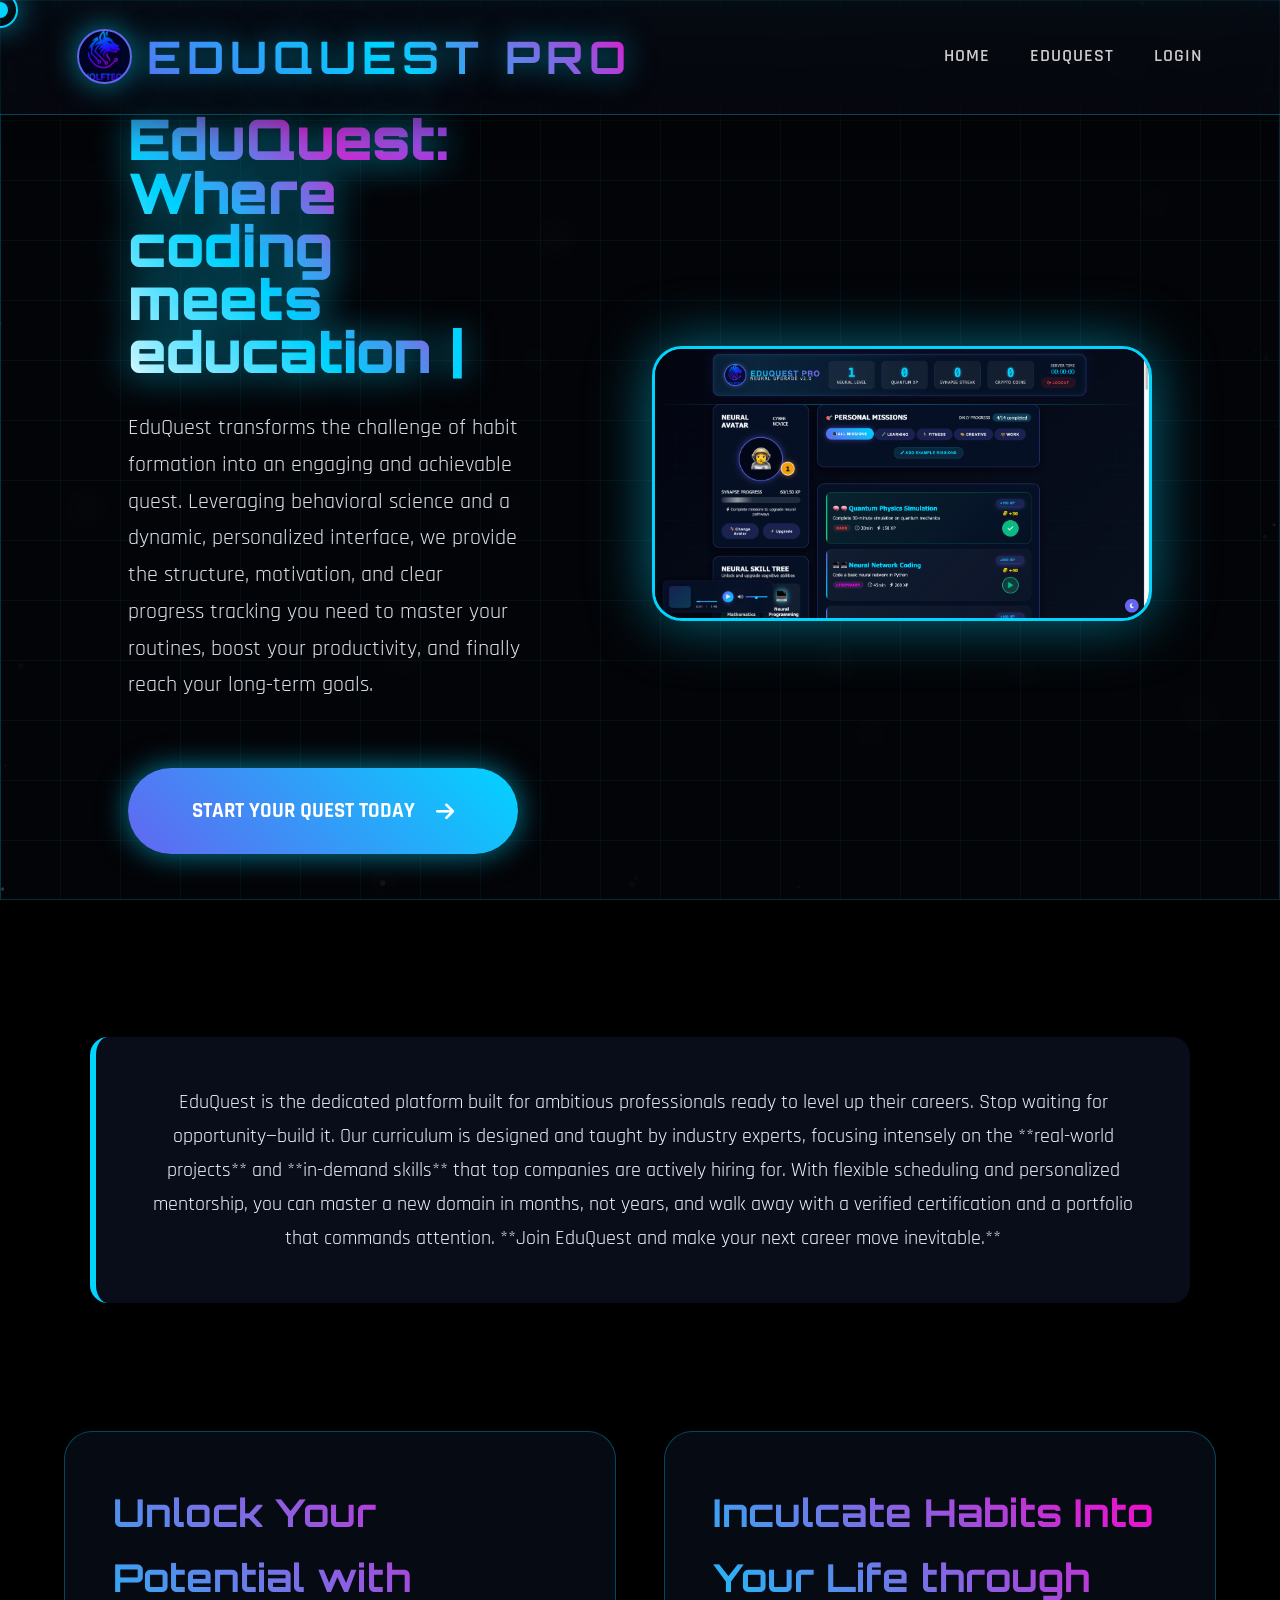
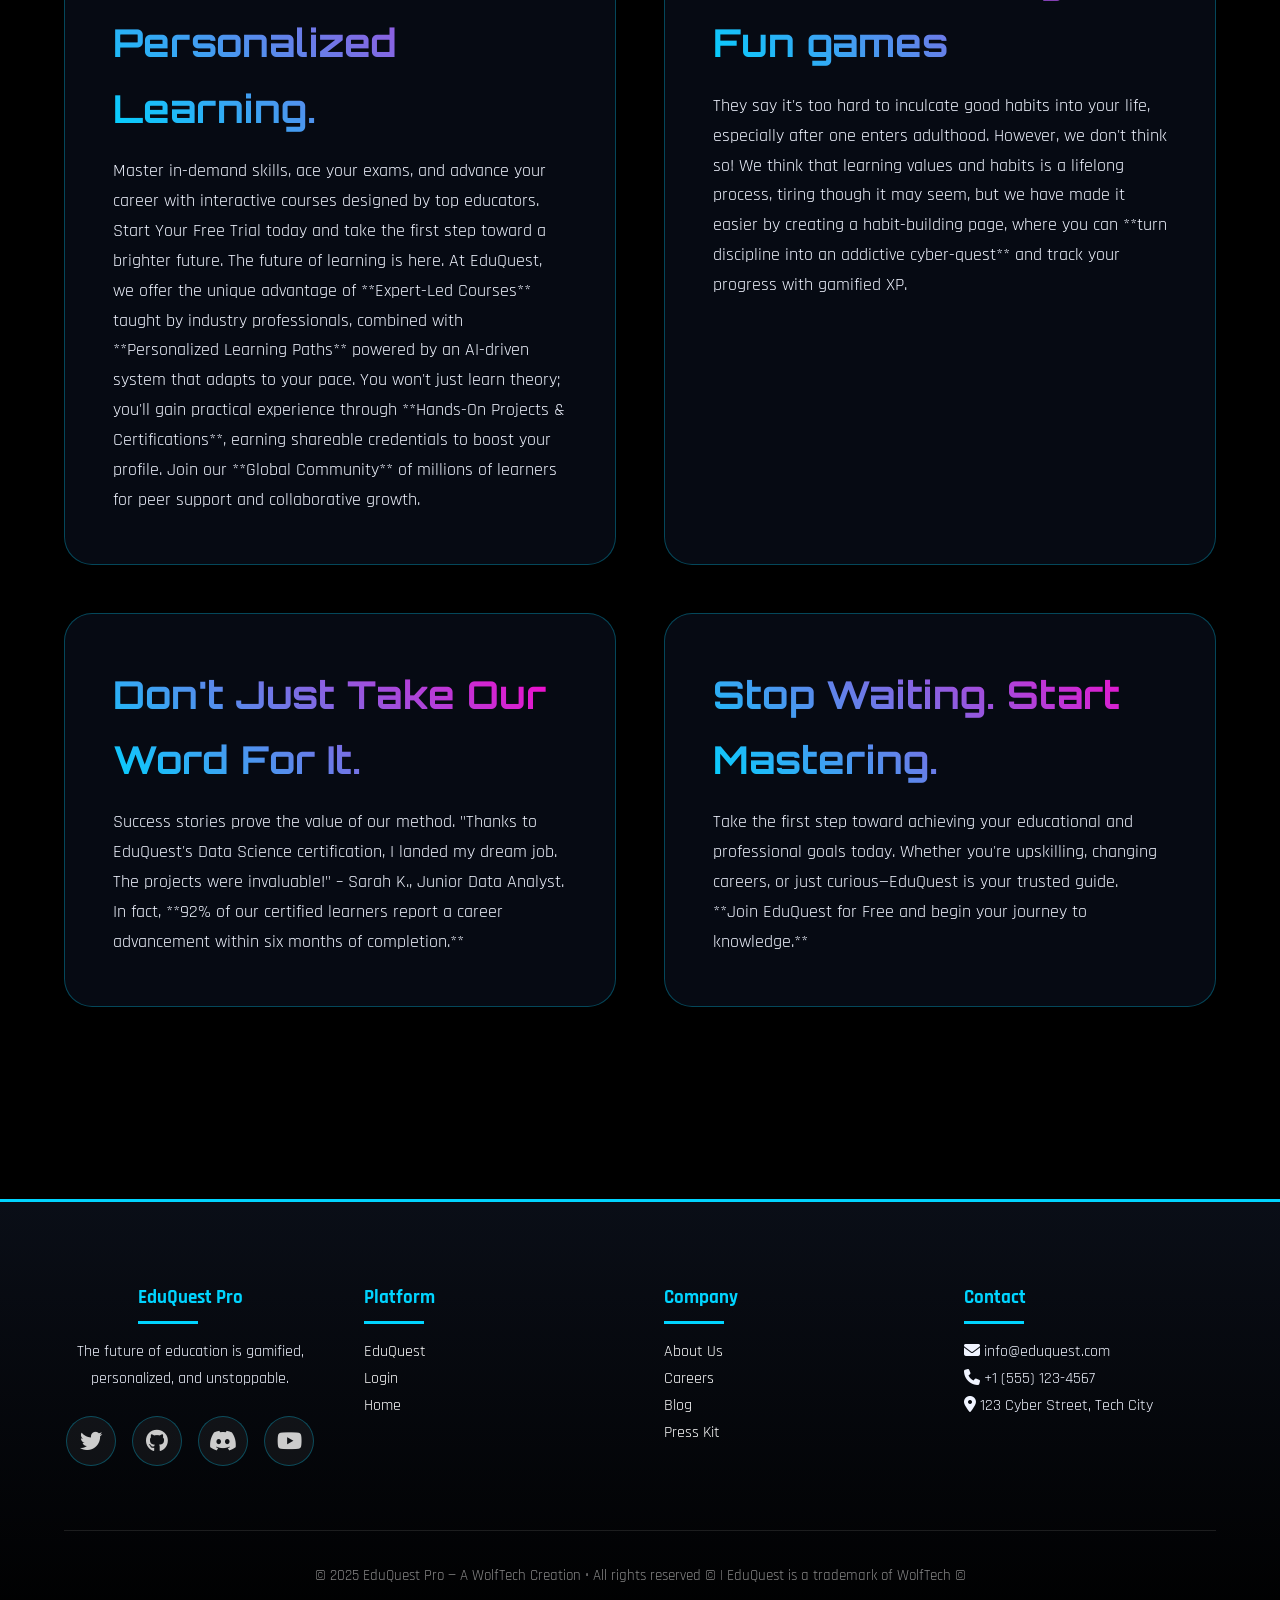
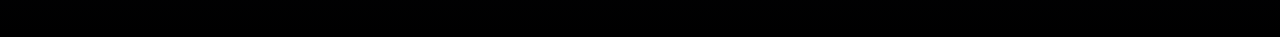
<file: EDUQUEST-2/homepage.html>
<!DOCTYPE html>
<html lang="en">
<head>
    <meta charset="UTF-8">
    <meta name="viewport" content="width=device-width, initial-scale=1.0">
    <meta name="description" content="EduQuest Pro — Where coding meets learning. Gamified education, habit building, and career mastery in a cyberpunk universe.">
    <title>EduQuest Pro — Cyber Edition</title>

    <link rel="stylesheet" href="https://cdnjs.cloudflare.com/ajax/libs/font-awesome/6.5.0/css/all.min.css">
    <link rel="stylesheet" href="https://cdnjs.cloudflare.com/ajax/libs/animate.css/4.1.1/animate.min.css">
    <link href="https://fonts.googleapis.com/css2?family=Orbitron:wght@400;700;900&family=Rajdhani:wght@600&display=swap" rel="stylesheet">


    <style>
        :root {
            --primary: #6366f1;
            --secondary: #8b5cf6;
            --accent: #f59e0b;
            --electric: #00d4ff;
            --glitch: #ff00c8; /* Added for RGB effect */
            --dark: #0a0e17;
            --light: #f8fafc;
            --border-color: rgba(0, 212, 255, 0.3);
            --glass: rgba(15, 23, 42, 0.45);
            --glow: 0 0 30px rgba(0, 212, 255, 0.6);
            --secondary-glow: 0 0 15px rgba(139, 92, 246, 0.6);
        }

        * { margin: 0; padding: 0; box-sizing: border-box; }
        body {
            font-family: 'Rajdhani', 'Orbitron', sans-serif;
            background: #000;
            color: #f0f4ff;
            min-height: 100vh;
            overflow-x: hidden;
            line-height: 1.7;
            cursor: none; /* Hide default cursor */
        }

        /* === NEW BACKGROUND ELEMENTS === */
        #stars-canvas { position: fixed; inset: 0; z-index: 1; pointer-events: none; }
        .glass-container {
            position: fixed; inset: 0; z-index: 2;
            background: rgba(10, 14, 26, 0.3);
            backdrop-filter: blur(16px);
            -webkit-backdrop-filter: blur(16px);
            border: 1px solid rgba(0, 212, 255, 0.2);
            pointer-events: none;
        }
        .cyber-grid {
            position: fixed; inset: 0; z-index: 3;
            background: 
                linear-gradient(90deg, rgba(0,212,255,0.06) 1px, transparent 1px),
                linear-gradient(rgba(0,212,255,0.06) 1px, transparent 1px);
            background-size: 60px 60px;
            animation: gridMove 40s linear infinite;
        }
        @keyframes gridMove { to { transform: translate(60px, 60px); } }
        .scan-line {
            position: fixed; top: -10px; left: 0; right: 0; height: 8px;
            background: linear-gradient(90deg, transparent, var(--electric), transparent);
            box-shadow: var(--glow);
            opacity: 1; z-index: -20; pointer-events: none;
            animation: scan 5s linear infinite;
        }
        @keyframes scan { to { top: 100vh; } }
        
        /* Cursor Styling (needs JS) */
        .cursor {
            position: fixed; width: 36px; height: 36px; pointer-events: none; z-index: 9999;
            border: 2px solid var(--electric); border-radius: 50%;
            background: radial-gradient(circle at 30% 30%, #00d4ff33, transparent 70%);
            box-shadow: var(--glow);
            transform: translate(-50%, -50%);
            transition: transform 0.08s;
        }
        .cursor::after {
            content: ""; position: absolute; inset: 8px; border-radius: 50%;
            background: var(--electric); animation: pulse_cursor 1.8s infinite;
        }
        @keyframes pulse_cursor { 0%,100% { transform: scale(0.8); opacity: 0.6; } 50% { transform: scale(1.4); opacity: 1; } }
        .glitter {
            position: fixed; pointer-events: none; z-index: 10;
            width: 4px; height: 4px; background: #fff;
            border-radius: 50%; opacity: 0;
            box-shadow: 0 0 10px #00d4ff;
        }
        /* Keyframe for glitter added in JS */


        /* Header */
        header {
            position: fixed; top: 0; left: 0; right: 0;
            padding: 1.8rem 6%; backdrop-filter: blur(20px);
            background: rgba(10, 14, 26, 0.4);
            border-bottom: 1px solid var(--border-color);
            z-index: 1000; display: flex; justify-content: space-between; align-items: center;
            box-shadow: 0 8px 32px rgba(0,0,0,0.4);
        }
        .logo {
            display: flex; align-items: center; gap: 15px;
        }
        .logo-icon {
            width: 55px; height: 55px;
            background: url('Logo.jpeg') center/contain no-repeat;
            border: 2px solid var(--primary);
            border-radius: 50%;
            box-shadow: var(--glow);
        }
        /* RGB Logo Text */
        .logo-text {
            font: bold 2.8rem 'Orbitron', sans-serif;
            letter-spacing: 6px;
            background: linear-gradient(45deg, var(--primary), var(--electric), var(--glitch));
            -webkit-background-clip: text; background-clip: text;
            color: transparent;
            text-shadow: 0 0 30px rgba(0,212,255,0.6);
        }
        nav { display: flex; gap: 2.5rem; }
        nav a {
            color: #ccc; text-decoration: none; font-weight: 600;
            text-transform: uppercase; font-size: 1.1rem; letter-spacing: 1px;
            position: relative; transition: all 0.3s;
        }
        nav a::after {
            content: ''; position: absolute; bottom: -10px; left: 0;
            width: 0; height: 3px; background: var(--electric);
            transition: width 0.4s; border-radius: 2px; box-shadow: var(--glow);
        }
        nav a:hover { color: var(--electric); text-shadow: var(--glow); }
        nav a:hover::after { width: 100%; }

        /* Burger Menu (Added from new snippet, but hidden for desktop view) */
        .bar-contain { display: none; }
        
        /* Hero */
        .hero {
            margin-top: 10px;
            padding: 8% 10%;
            display: flex; align-items: center; gap: 8rem;
            min-height: 90vh; position: relative; z-index: 5;
        }
        .text-holder { max-width: 55%; } /* Restrict text width */
        /* RGB H1 Text */
        .text-holder h1 {
            font-family: 'Orbitron', sans-serif;
            font-size: 3.5rem; font-weight: 900; line-height: 0.95;
            background: linear-gradient(45deg, #fff, var(--electric), var(--glitch), var(--primary));
            -webkit-background-clip: text; background-clip: text;
            color: transparent;
            text-shadow: 0 0 40px rgba(0,212,255,0.7);
            animation: hueShift 6s infinite;
            margin-bottom: 2rem; /* Adjusted margin */
        }
        @keyframes hueShift { to { filter: hue-rotate(360deg); } }
        .blink-cursor {
            color: var(--electric);
            animation: blink 0.9s step-end infinite;
            text-shadow: var(--glow);
        }
        @keyframes blink { 50% { opacity: 0; } }

        .hero p {
            font-size: 1.35rem; opacity: 0.92; margin: 1.5rem 0; /* Changed <br> into margins */
        }
        .cta-btn { /* Using the old class name "more" for the button */
            display: inline-flex; align-items: center; gap: 16px;
            padding: 1.6rem 4rem; margin-top: 2.5rem;
            background: linear-gradient(45deg, var(--primary), var(--electric));
            color: white; font-weight: bold; font-size: 1.3rem;
            text-transform: uppercase; border-radius: 60px;
            position: relative; overflow: hidden; text-decoration: none;
            box-shadow: var(--glow); transition: all 0.5s;
            backdrop-filter: blur(10px);
        }
        .cta-btn::before {
            content: ''; position: absolute; inset: 0;
            background: linear-gradient(90deg, transparent, rgba(255,255,255,0.4), transparent);
            transform: translateX(-150%); transition: 0.8s;
        }
        .cta-btn:hover::before { transform: translateX(150%); }
        .cta-btn:hover {
            transform: translateY(-12px) scale(1.12);
            box-shadow: 0 0 80px rgba(0,212,255,0.9);
        }

        .hero img {
            max-width: 500px; border-radius: 30px;
            border: 3px solid var(--electric);
            box-shadow: 0 0 60px rgba(0,212,255,0.5);
            transition: 1s;
        }
        .hero img:hover { transform: scale(1.05); box-shadow: 0 0 100px rgba(0,212,255,0.8); }

        /* Content Text (Used for first paragraph of new text) */
        .intro-text-section {
            max-width: 1100px; margin: 5rem auto; padding: 3rem;
            background: rgba(15,23,42,0.6); backdrop-filter: blur(16px);
            border-left: 6px solid var(--electric); border-radius: 18px;
            font-size: 1.25rem; text-align: center;
            position: relative; z-index: 5;
        }

        /* Feature Cards (Combined new text into the glass card style) */
        .features {
            max-width: 1600px; margin: 8rem auto; padding: 0 5%;
            display: grid; grid-template-columns: repeat(auto-fit, minmax(400px, 1fr)); /* Wider cards */
            gap: 3rem; z-index: 5; position: relative;
        }
        .card {
            background: var(--glass);
            backdrop-filter: blur(20px);
            -webkit-backdrop-filter: blur(20px);
            border: 1px solid var(--border-color);
            border-radius: 28px;
            padding: 3rem;
            transition: all 0.6s cubic-bezier(0.23, 1, 0.32, 1);
            box-shadow: 0 15px 40px rgba(0,0,0,0.4);
        }
        .card:hover {
            transform: translateY(-25px) rotateX(8deg);
            border-color: var(--electric);
            box-shadow: 0 40px 100px rgba(0,212,255,0.4);
            background: rgba(20, 30, 50, 0.6);
        }
        .card h1 { /* Changed from H2 to H1 to match new snippet */
            font-family: 'Orbitron', sans-serif;
            font-size: 2.4rem; margin-bottom: 1rem;
            background: linear-gradient(45deg, var(--electric), var(--glitch));
            -webkit-background-clip: text; background-clip: text;
            color: transparent;
        }
        .card p { font-size: 1.1rem; }

        /* Footer */
        footer {
            margin-top: 12rem; padding: 5rem 5% 3rem;
            background: linear-gradient(to top, #000, #0a0e17);
            border-top: 3px solid var(--electric);
            text-align: center; position: relative; z-index: 5;
        }
        .footer-grid {
            max-width: 1200px; margin: 0 auto;
            display: grid; grid-template-columns: repeat(auto-fit, minmax(250px, 1fr));
            gap: 3rem; text-align: left;
        }
        .footer-section h3 {
            color: var(--electric); margin-bottom: 1.5rem;
            position: relative; display: inline-block;
        }
        .footer-section h3::after {
            content: ''; position: absolute; bottom: -10px; left: 0;
            width: 60px; height: 3px; background: var(--electric);
        }

        .footer-section a{
            color: white;
            text-decoration: none;
        }
        .social-links {
            display: flex; gap: 1rem; margin-top: 1.5rem;
        }
        .social-links a {
            width: 50px; height: 50px; background: rgba(255,255,255,0.05);
            border: 1px solid var(--border-color); border-radius: 50%;
            display: flex; align-items: center; justify-content: center;
            color: #ccc; font-size: 1.4rem; transition: all 0.4s;
        }
        .social-links a:hover {
            background: rgba(0,212,255,0.2);
            color: var(--electric); transform: translateY(-6px);
            box-shadow: var(--glow);
        }
        .footer-bottom {
            text-align: center; margin-top: 4rem; padding-top: 2rem;
            border-top: 1px solid rgba(255,255,255,0.1);
            font-size: 0.95rem; color: #888;
        }

        @media (max-width: 1500px) {
            .hero{.text-holder{h1{font-size: 3.5rem;}}}
        }

        /* Responsive */
        @media (max-width: 992px) {
            .hero { flex-direction: column; text-align: center; padding: 8% 5%; top: 13vh;}
            .text-holder { max-width: 100%; }
            .text-holder h1 { font-size: 4.5rem; line-height: 1.1; }
            .hero img { max-width: 80%; }
            nav { display: none; } /* Hide desktop nav */
            .bar-contain { display: block; } /* Show mobile menu icon */
            .text-holder h1 { font-size: 3rem; }
            .logo-text { font-size: 2rem; }
            .features { grid-template-columns: 1fr; }
        }

        @media (max-width: 600px){
            .hero{top: 20vh;}
        }
    </style>
</head>
<body>

    <canvas id="stars-canvas"></canvas>

    <div class="glass-container"></div>
    <div class="cyber-grid"></div>
    <div class="scan-line"></div>
    <div class="cursor"></div>

    <header>
        <div class="logo">
            <div class="logo-icon"></div>
            <div class="logo-text">EDUQUEST PRO</div>
        </div>
        <nav>
            <a href="homepage.html">Home</a>
            <a href="http://127.0.0.1:8080/Edtech.html">EduQuest</a>
            <a href="http://127.0.0.1:8080/Edtech.html">Login</a>
        </nav>
        <button class="bar-contain" id="bars" onclick="openNav()">
            <div class="bar1"></div>
            <div class="bar2"></div>
            <div class="bar3"></div>
        </button>
    </header>

    <section class="hero">
        <div class="text-holder">
            <h1>EduQuest: Where coding meets education <span class="blink-cursor">|</span></h1>
            <p>
                EduQuest transforms the challenge of habit formation into an engaging and achievable quest. Leveraging behavioral science and a dynamic, personalized interface, we provide the structure, motivation, and clear progress tracking you need to master your routines, boost your productivity, and finally reach your long-term goals.
            </p>
            <a href="http://127.0.0.1:8080/Edtech.html" class="cta-btn">
                Start Your Quest Today&nbsp;<i class="fa fa-arrow-right"></i>
            </a>
        </div>
        <img src="image.png" alt="Futuristic student dashboard with holographic code">
    </section>

    <p class="intro-text-section">
        EduQuest is the dedicated platform built for ambitious professionals ready to level up their careers. Stop waiting for opportunity—build it. Our curriculum is designed and taught by industry experts, focusing intensely on the **real-world projects** and **in-demand skills** that top companies are actively hiring for. With flexible scheduling and personalized mentorship, you can master a new domain in months, not years, and walk away with a verified certification and a portfolio that commands attention. **Join EduQuest and make your next career move inevitable.**
    </p>

    <section class="features">
        <div class="card">
            <div class="text">
                <h1>Unlock Your Potential with Personalized Learning.</h1>
                <p>
                    Master in-demand skills, ace your exams, and advance your career with interactive courses designed by top educators. Start Your Free Trial today and take the first step toward a brighter future. The future of learning is here. At EduQuest, we offer the unique advantage of **Expert-Led Courses** taught by industry professionals, combined with **Personalized Learning Paths** powered by an AI-driven system that adapts to your pace. You won't just learn theory; you'll gain practical experience through **Hands-On Projects & Certifications**, earning shareable credentials to boost your profile. Join our **Global Community** of millions of learners for peer support and collaborative growth.
                </p>
            </div>
        </div>
        <div class="card">
            <div class="text">
                <h1>Inculcate Habits Into Your Life through Fun games</h1>
                <p>
                    They say it's too hard to inculcate good habits into your life, especially after one enters adulthood. However, we don't think so! We think that learning values and habits is a lifelong process, tiring though it may seem, but we have made it easier by creating a habit-building page, where you can **turn discipline into an addictive cyber-quest** and track your progress with gamified XP.
                </p>
            </div>
        </div>
        <div class="card">
            <div class="text">
                <h1>Don't Just Take Our Word For It.</h1>
                <p>
                    Success stories prove the value of our method. "Thanks to EduQuest's Data Science certification, I landed my dream job. The projects were invaluable!" – Sarah K., Junior Data Analyst. In fact, **92% of our certified learners report a career advancement within six months of completion.**
                </p>
            </div>
        </div>
        <div class="card">
            <div class="text">
                <h1>Stop Waiting. Start Mastering.</h1>
                <p>
                    Take the first step toward achieving your educational and professional goals today. Whether you're upskilling, changing careers, or just curious—EduQuest is your trusted guide. **Join EduQuest for Free and begin your journey to knowledge.**
                </p>
            </div>
        </div>
    </section>

    <footer>
        <div class="footer-grid">
            <div class="footer-section" style="text-align: center;">
                <h3>EduQuest Pro</h3>
                <p>The future of education is gamified, personalized, and unstoppable.</p>
                <div class="social-links" style="justify-content: center;">
                    <a href="#" aria-label="Twitter"><i class="fab fa-twitter"></i></a>
                    <a href="#" aria-label="GitHub"><i class="fab fa-github"></i></a>
                    <a href="#" aria-label="Discord"><i class="fab fa-discord"></i></a>
                    <a href="#" aria-label="YouTube"><i class="fab fa-youtube"></i></a>
                </div>
            </div>
            <div class="footer-section">
                <h3>Platform</h3><br>
                <a href="http://127.0.0.1:8080/Edtech.html">EduQuest</a><br>
                <a href="sign-in.html">Login</a><br>
                <a href="home.html">Home</a>
            </div>
            <div class="footer-section">
                <h3>Company</h3>
                <br>
                <a href="#">About Us</a>
                <br>
                <a href="#">Careers</a><br>

                <a href="#">Blog</a><br>
                <a href="#">Press Kit</a>
            </div>
            <div class="footer-section">
                <h3>Contact</h3>
                <p><i class="fas fa-envelope"></i> info@eduquest.com</p>
                <p><i class="fas fa-phone"></i> +1 (555) 123-4567</p>
                <p><i class="fas fa-map-marker-alt"></i> 123 Cyber Street, Tech City</p>
            </div>
        </div>
        <div class="footer-bottom">
            <p>© 2025 EduQuest Pro — A WolfTech Creation • All rights reserved &copy; | EduQuest is a trademark of WolfTech &copy;</p>
        </div>
    </footer>

    <script>
        // === CANVAS TWINKLING PARALLAX STARS ===
        const canvas = document.getElementById('stars-canvas');
        const ctx = canvas.getContext('2d');
        canvas.width = window.innerWidth;
        canvas.height = window.innerHeight;

        const layers = [
            { speed: 0.2, count: 200, size: 1, opacity: 0.5 },
            { speed: 0.5, count: 120, size: 1.5, opacity: 0.7 },
            { speed: 1, count: 60, size: 2.5, opacity: 1 }
        ];

        const stars = [];
        layers.forEach((layer, i) => {
            for (let j = 0; j < layer.count; j++) {
                stars.push({
                    x: Math.random() * canvas.width,
                    y: Math.random() * canvas.height,
                    size: layer.size + Math.random() * 0.5,
                    speed: layer.speed,
                    opacity: Math.random() * 0.5 + 0.3,
                    twinkleSpeed: 0.02 + Math.random() * 0.04,
                    layer: i
                });
            }
        });

        function animateStars() {
            ctx.clearRect(0, 0, canvas.width, canvas.height);
            const time = Date.now() * 0.001;

            stars.forEach(s => {
                const twinkle = Math.sin(time * s.twinkleSpeed * (s.layer + 1)) * 0.4 + 0.6;
                ctx.fillStyle = `rgba(255, 255, 255, ${s.opacity * twinkle * layers[s.layer].opacity})`;
                ctx.beginPath();
                ctx.arc(s.x, s.y, s.size, 0, Math.PI * 2);
                ctx.fill();

                s.x -= s.speed * 0.3;
                if (s.x < 0) s.x = canvas.width;
            });

            requestAnimationFrame(animateStars);
        }
        animateStars();

        window.addEventListener('resize', () => {
            canvas.width = window.innerWidth;
            canvas.height = window.innerHeight;
        });

        // === NEON CURSOR ===
        const cursor = document.querySelector('.cursor');
        document.addEventListener('mousemove', e => {
            cursor.style.left = e.clientX + 'px';
            cursor.style.top = e.clientY + 'px';
        });

        // === GLITTER SPARKLES ===
        setInterval(() => {
            if (Math.random() > 0.7) {
                const spark = document.createElement('div');
                spark.classList.add('glitter');
                spark.style.cssText = `
                    position: fixed; z-index: 10; pointer-events: none;
                    width: ${Math.random()*4+1}px; height: ${Math.random()*4+1}px;
                    background: ${Math.random() > 0.5 ? 'var(--electric)' : 'var(--glitch)'};
                    border-radius: 50%; opacity: 0;
                    box-shadow: 0 0 10px var(--electric);
                    left: ${Math.random() * window.innerWidth}px;
                    top: ${window.innerHeight}px;
                    animation: sparkle ${(Math.random() * 4 + 3)}s linear infinite;
                `;
                document.body.appendChild(spark);
                setTimeout(() => spark.remove(), 7000);
            }
        }, 80);
        
        const sparkleStyle = document.createElement('style');
        sparkleStyle.textContent = `@keyframes sparkle {
            0%   { transform: translateY(100vh) scale(0); opacity: 0; }
            10%  { opacity: 1; }
            90%  { opacity: 0.7; }
            100% { transform: translateY(-50px) scale(1); opacity: 0; }
        }`;
        document.head.appendChild(sparkleStyle);
        
        // Mobile Navigation (Placeholder function as implementation is external in 'home.js')
        function openNav() {
            // Placeholder for demonstration
            console.log("Mobile navigation triggered!");
        }
    </script>
</body>
</html>
</file>
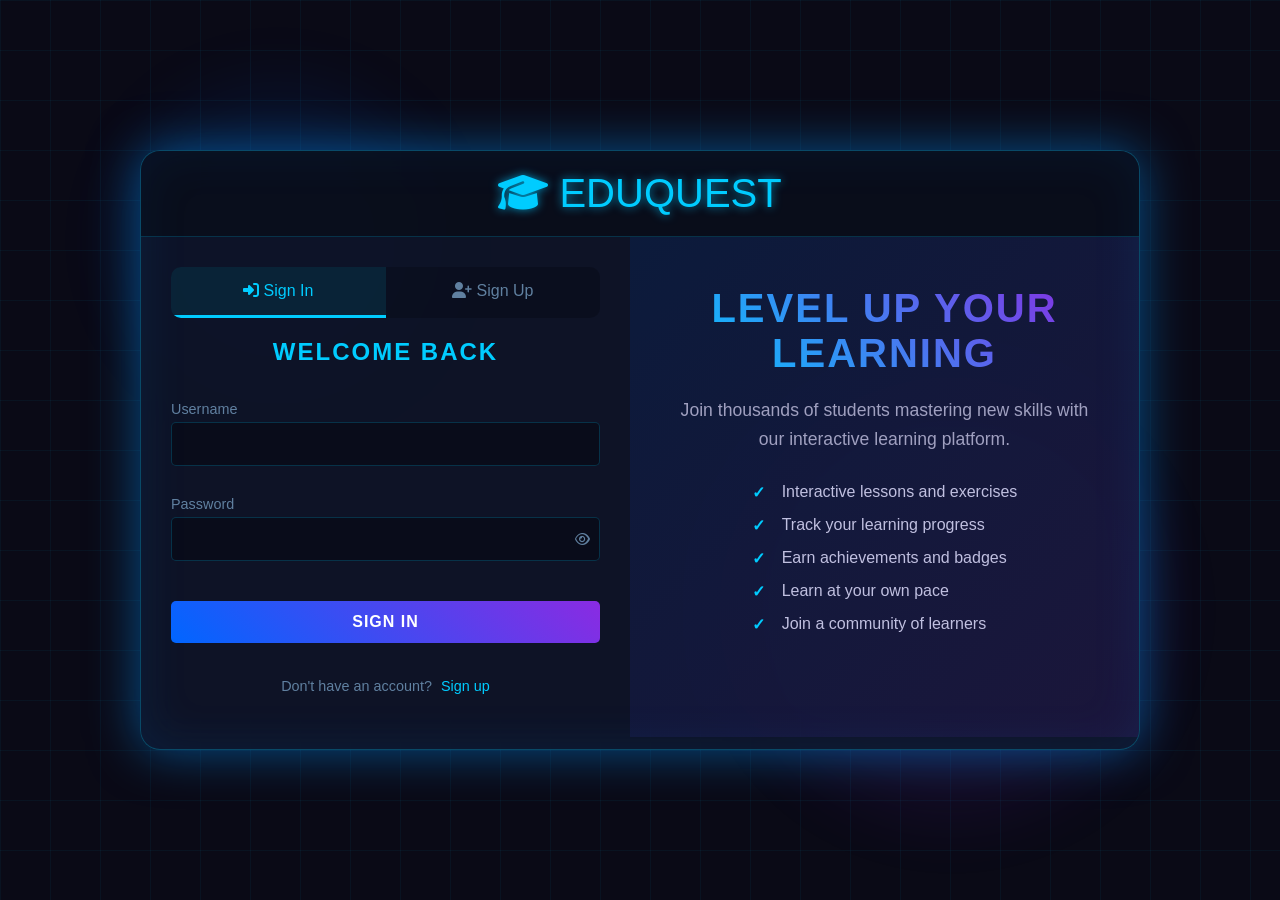
<file: EDUQUEST-2/index2.html>
<!-- index.html -->
<!DOCTYPE html>
<html lang="en">
<head>
    <meta charset="UTF-8">
    <meta name="viewport" content="width=device-width, initial-scale=1.0">
    <title>EduQuest - Sign In / Sign Up</title>
    <link rel="stylesheet" href="https://cdnjs.cloudflare.com/ajax/libs/font-awesome/6.4.0/css/all.min.css">
    <style>
        * {
            margin: 0;
            padding: 0;
            box-sizing: border-box;
            font-family: 'Segoe UI', Tahoma, Geneva, Verdana, sans-serif;
        }

        body {
            background: #0a0a16;
            color: #fff;
            min-height: 100vh;
            display: flex;
            justify-content: center;
            align-items: center;
            position: relative;
            overflow: hidden;
        }

        .background-effects {
            position: fixed;
            top: 0;
            left: 0;
            width: 100%;
            height: 100%;
            z-index: -1;
        }

        .grid-lines {
            position: absolute;
            width: 100%;
            height: 100%;
            background-image: 
                linear-gradient(rgba(0, 200, 255, 0.05) 1px, transparent 1px),
                linear-gradient(90deg, rgba(0, 200, 255, 0.05) 1px, transparent 1px);
            background-size: 50px 50px;
        }

        .glowing-orb {
            position: absolute;
            border-radius: 50%;
            filter: blur(40px);
            opacity: 0.1;
        }

        .orb-1 {
            width: 300px;
            height: 300px;
            background: #0066ff;
            top: 10%;
            left: 10%;
            animation: float 20s infinite ease-in-out;
        }

        .orb-2 {
            width: 400px;
            height: 400px;
            background: #8a2be2;
            bottom: 10%;
            right: 10%;
            animation: float 25s infinite ease-in-out reverse;
        }

        @keyframes float {
            0%, 100% { transform: translate(0, 0) rotate(0deg); }
            25% { transform: translate(100px, -50px) rotate(90deg); }
            50% { transform: translate(-50px, 100px) rotate(180deg); }
            75% { transform: translate(-100px, -50px) rotate(270deg); }
        }

        .container {
            width: 90%;
            max-width: 1000px;
            min-height: 600px;
            background: rgba(15, 20, 40, 0.9);
            backdrop-filter: blur(20px);
            border-radius: 20px;
            overflow: hidden;
            box-shadow: 
                0 0 50px rgba(0, 150, 255, 0.5),
                inset 0 0 50px rgba(0, 150, 255, 0.1);
            border: 1px solid rgba(0, 200, 255, 0.3);
            position: relative;
        }

        .logo-header {
            padding: 20px;
            text-align: center;
            background: rgba(0, 0, 0, 0.3);
            border-bottom: 1px solid rgba(0, 200, 255, 0.2);
        }

        .logo {
            font-size: 2.5rem;
            color: #00ccff;
            text-shadow: 0 0 10px rgba(0, 200, 255, 0.7);
        }

        .content-area {
            display: flex;
            min-height: 500px;
        }

        .auth-panel, .info-panel {
            flex: 1;
            padding: 30px;
        }

        .tabs {
            display: flex;
            margin-bottom: 20px;
            background: rgba(0, 0, 0, 0.2);
            border-radius: 10px;
            overflow: hidden;
        }

        .tab-btn {
            flex: 1;
            padding: 15px;
            background: transparent;
            border: none;
            color: #6080a0;
            font-size: 1rem;
            cursor: pointer;
            transition: all 0.3s ease;
            border-bottom: 3px solid transparent;
        }

        .tab-btn.active {
            color: #00ccff;
            border-bottom: 3px solid #00ccff;
            background: rgba(0, 200, 255, 0.1);
        }

        .form-container {
            position: relative;
            height: 100%;
        }

        .auth-form {
            display: none;
            flex-direction: column;
            gap: 15px;
        }

        .auth-form.active {
            display: flex;
        }

        .form-title {
            text-align: center;
            margin-bottom: 20px;
            color: #00ccff;
            text-transform: uppercase;
            letter-spacing: 2px;
        }

        .form-group {
            margin-bottom: 15px;
        }

        .form-group label {
            display: block;
            margin-bottom: 5px;
            color: #6080a0;
            font-size: 0.9rem;
        }

        .form-control {
            width: 100%;
            padding: 12px 15px;
            background: rgba(0, 0, 0, 0.3);
            border: 1px solid rgba(0, 200, 255, 0.2);
            border-radius: 5px;
            color: #fff;
            font-size: 1rem;
            transition: all 0.3s ease;
        }

        .form-control:focus {
            outline: none;
            border-color: #00ccff;
            box-shadow: 0 0 10px rgba(0, 200, 255, 0.3);
        }

        .password-container {
            position: relative;
        }

        .toggle-password {
            position: absolute;
            right: 10px;
            top: 50%;
            transform: translateY(-50%);
            background: none;
            border: none;
            color: #6080a0;
            cursor: pointer;
        }

        .btn {
            padding: 12px;
            background: linear-gradient(45deg, #0066ff, #8a2be2);
            border: none;
            border-radius: 5px;
            color: #fff;
            font-size: 1rem;
            font-weight: 600;
            cursor: pointer;
            transition: all 0.3s ease;
            text-transform: uppercase;
            letter-spacing: 1px;
            margin-top: 10px;
        }

        .btn:hover {
            transform: translateY(-2px);
            box-shadow: 0 5px 15px rgba(0, 200, 255, 0.3);
        }

        .form-footer {
            text-align: center;
            margin-top: 20px;
            color: #6080a0;
            font-size: 0.9rem;
        }

        .form-footer a {
            color: #00ccff;
            text-decoration: none;
            margin-left: 5px;
        }

        .form-footer a:hover {
            text-decoration: underline;
        }

        .info-panel {
            background: linear-gradient(135deg, rgba(0, 102, 255, 0.1), rgba(138, 43, 226, 0.1));
            display: flex;
            flex-direction: column;
            justify-content: center;
            align-items: center;
            text-align: center;
            padding: 40px;
        }

        .info-title {
            font-size: 2.5rem;
            margin-bottom: 20px;
            background: linear-gradient(45deg, #00ccff, #8a2be2);
            -webkit-background-clip: text;
            -webkit-text-fill-color: transparent;
            text-transform: uppercase;
            letter-spacing: 2px;
        }

        .info-subtitle {
            font-size: 1.1rem;
            margin-bottom: 30px;
            color: #a0a0c0;
            line-height: 1.6;
        }

        .features-list {
            list-style: none;
            margin-bottom: 40px;
            text-align: left;
        }

        .features-list li {
            margin-bottom: 15px;
            padding-left: 30px;
            position: relative;
            color: #c0c0e0;
        }

        .features-list li:before {
            content: '✓';
            position: absolute;
            left: 0;
            color: #00ccff;
            font-weight: bold;
        }

        .error-message {
            color: #ff4d4d;
            font-size: 0.9rem;
            margin-top: 5px;
            display: none;
        }

        .show {
            display: block !important;
        }

        @media (max-width: 768px) {
            .content-area {
                flex-direction: column;
            }
            
            .auth-panel, .info-panel {
                padding: 20px;
            }
        }
    </style>
</head>
<body>
    <!-- Background Effects -->
    <div class="background-effects">
        <div class="grid-lines"></div>
        <div class="glowing-orb orb-1"></div>
        <div class="glowing-orb orb-2"></div>
    </div>

    <div class="container">
        <!-- Logo Header -->
        <div class="logo-header">
            <div class="logo">
                <i class="fas fa-graduation-cap"></i>
                <span>EDUQUEST</span>
            </div>
        </div>

        <div class="content-area">
            <!-- Left Panel - Auth Forms -->
            <div class="auth-panel">
                <!-- Tabs -->
                <div class="tabs">
                    <button class="tab-btn active" id="loginTabBtn">
                        <i class="fas fa-sign-in-alt"></i> Sign In
                    </button>
                    <button class="tab-btn" id="signupTabBtn">
                        <i class="fas fa-user-plus"></i> Sign Up
                    </button>
                </div>

                <!-- Forms Container -->
                <div class="form-container">
                    <!-- Login Form -->
                    <form id="loginForm" class="auth-form active">
                        <h2 class="form-title">Welcome Back</h2>
                        
                        <div class="form-group">
                            <label for="loginUsername">Username</label>
                            <input type="text" id="loginUsername" class="form-control" required>
                            <div class="error-message" id="loginUsernameError"></div>
                        </div>
                        
                        <div class="form-group">
                            <label for="loginPassword">Password</label>
                            <div class="password-container">
                                <input type="password" id="loginPassword" class="form-control" required>
                                <button type="button" class="toggle-password" onclick="togglePassword('loginPassword', this)">
                                    <i class="far fa-eye"></i>
                                </button>
                            </div>
                            <div class="error-message" id="loginPasswordError"></div>
                        </div>
                        
                        <button type="submit" class="btn">Sign In</button>
                        
                        <div class="form-footer">
                            Don't have an account? <a href="#" id="showSignup">Sign up</a>
                        </div>
                    </form>

                    <!-- Signup Form -->
                    <form id="signupForm" class="auth-form">
                        <h2 class="form-title">Create Account</h2>
                        
                        <div class="form-group">
                            <label for="signupUsername">Username</label>
                            <input type="text" id="signupUsername" class="form-control" required minlength="3" maxlength="20">
                            <div class="error-message" id="signupUsernameError"></div>
                        </div>
                        
                        <div class="form-group">
                            <label for="signupEmail">Email</label>
                            <input type="email" id="signupEmail" class="form-control" required>
                            <div class="error-message" id="signupEmailError"></div>
                        </div>
                        
                        <div class="form-group">
                            <label for="signupPassword">Password</label>
                            <div class="password-container">
                                <input type="password" id="signupPassword" class="form-control" required minlength="6">
                                <button type="button" class="toggle-password" onclick="togglePassword('signupPassword', this)">
                                    <i class="far fa-eye"></i>
                                </button>
                            </div>
                            <div class="error-message" id="signupPasswordError"></div>
                        </div>
                        
                        <div class="form-group">
                            <label for="confirmPassword">Confirm Password</label>
                            <div class="password-container">
                                <input type="password" id="confirmPassword" class="form-control" required>
                                <button type="button" class="toggle-password" onclick="togglePassword('confirmPassword', this)">
                                    <i class="far fa-eye"></i>
                                </button>
                            </div>
                            <div class="error-message" id="confirmPasswordError"></div>
                        </div>
                        
                        <button type="submit" class="btn">Create Account</button>
                        
                        <div class="form-footer">
                            Already have an account? <a href="#" id="showLogin">Sign in</a>
                        </div>
                    </form>
                </div>
            </div>

            <!-- Right Panel - Info -->
            <div class="info-panel">
                <h2 class="info-title">LEVEL UP YOUR LEARNING</h2>
                <p class="info-subtitle">Join thousands of students mastering new skills with our interactive learning platform.</p>
                
                <ul class="features-list">
                    <li>Interactive lessons and exercises</li>
                    <li>Track your learning progress</li>
                    <li>Earn achievements and badges</li>
                    <li>Learn at your own pace</li>
                    <li>Join a community of learners</li>
                </ul>
            </div>
        </div>
    </div>

    <script>
        // User database in localStorage
        class UserDatabase {
            constructor() {
                this.USERS_KEY = 'eduquest_users';
                this.CURRENT_USER_KEY = 'eduquest_current_user';
                this.initDatabase();
            }

            initDatabase() {
                if (!localStorage.getItem(this.USERS_KEY)) {
                    localStorage.setItem(this.USERS_KEY, JSON.stringify([]));
                }
            }

            getUsers() {
                return JSON.parse(localStorage.getItem(this.USERS_KEY)) || [];
            }

            saveUsers(users) {
                localStorage.setItem(this.USERS_KEY, JSON.stringify(users));
            }

            getUserByUsername(username) {
                const users = this.getUsers();
                return users.find(user => user.username === username);
            }

            getUserByEmail(email) {
                const users = this.getUsers();
                return users.find(user => user.email === email);
            }

            createUser(userData) {
                const users = this.getUsers();
                
                // Check if username already exists
                if (this.getUserByUsername(userData.username)) {
                    return { success: false, message: 'Username already exists' };
                }
                
                // Check if email already exists
                if (this.getUserByEmail(userData.email)) {
                    return { success: false, message: 'Email already registered' };
                }

                // Hash password (in a real app, use a proper hashing library)
                userData.password = this.hashPassword(userData.password);
                userData.id = Date.now().toString();
                userData.createdAt = new Date().toISOString();
                
                users.push(userData);
                this.saveUsers(users);
                return { success: true, user: userData };
            }

            authenticate(username, password) {
                const user = this.getUserByUsername(username);
                if (!user) {
                    return { success: false, message: 'Invalid username or password' };
                }

                // In a real app, use proper password hashing comparison
                if (user.password !== this.hashPassword(password)) {
                    return { success: false, message: 'Invalid username or password' };
                }

                return { success: true, user };
            }

            setCurrentUser(user) {
                if (user) {
                    // Don't store password in session
                    const { password, ...userData } = user;
                    sessionStorage.setItem(this.CURRENT_USER_KEY, JSON.stringify(userData));
                } else {
                    sessionStorage.removeItem(this.CURRENT_USER_KEY);
                }
            }

            getCurrentUser() {
                const user = sessionStorage.getItem(this.CURRENT_USER_KEY);
                return user ? JSON.parse(user) : null;
            }

            hashPassword(password) {
                // In a real app, use a proper hashing library like bcrypt
                return btoa(unescape(encodeURIComponent(password))); // Simple base64 encoding (not secure for production)
            }
        }

        // Initialize database
        const userDB = new UserDatabase();

        // DOM Elements
        const loginForm = document.getElementById('loginForm');
        const signupForm = document.getElementById('signupForm');
        const loginTabBtn = document.getElementById('loginTabBtn');
        const signupTabBtn = document.getElementById('signupTabBtn');
        const showLoginLink = document.getElementById('showLogin');
        const showSignupLink = document.getElementById('showSignup');

        // Switch between login and signup forms
        function switchForm(formToShow) {
            if (formToShow === 'login') {
                loginForm.classList.add('active');
                signupForm.classList.remove('active');
                loginTabBtn.classList.add('active');
                signupTabBtn.classList.remove('active');
            } else {
                loginForm.classList.remove('active');
                signupForm.classList.add('active');
                loginTabBtn.classList.remove('active');
                signupTabBtn.classList.add('active');
            }
        }

        // Toggle password visibility
        function togglePassword(inputId, button) {
            const input = document.getElementById(inputId);
            const icon = button.querySelector('i');
            
            if (input.type === 'password') {
                input.type = 'text';
                icon.classList.remove('fa-eye');
                icon.classList.add('fa-eye-slash');
            } else {
                input.type = 'password';
                icon.classList.remove('fa-eye-slash');
                icon.classList.add('fa-eye');
            }
        }

        // Show error message
        function showError(elementId, message) {
            const errorElement = document.getElementById(elementId);
            errorElement.textContent = message;
            errorElement.classList.add('show');
        }

        // Hide error message
        function hideError(elementId) {
            const errorElement = document.getElementById(elementId);
            errorElement.textContent = '';
            errorElement.classList.remove('show');
        }

        // Validate email format
        function isValidEmail(email) {
            const re = /^[^\s@]+@[^\s@]+\.[^\s@]+$/;
            return re.test(String(email).toLowerCase());
        }

        // Event Listeners
        loginTabBtn.addEventListener('click', () => switchForm('login'));
        signupTabBtn.addEventListener('click', () => switchForm('signup'));
        showLoginLink.addEventListener('click', (e) => {
            e.preventDefault();
            switchForm('login');
        });
        showSignupLink.addEventListener('click', (e) => {
            e.preventDefault();
            switchForm('signup');
        });

        // Login Form Submission
        loginForm.addEventListener('submit', (e) => {
            e.preventDefault();
            
            const username = document.getElementById('loginUsername').value.trim();
            const password = document.getElementById('loginPassword').value;
            
            // Reset errors
            hideError('loginUsernameError');
            hideError('loginPasswordError');
            
            // Simple validation
            let isValid = true;
            
            if (!username) {
                showError('loginUsernameError', 'Username is required');
                isValid = false;
            }
            
            if (!password) {
                showError('loginPasswordError', 'Password is required');
                isValid = false;
            }
            
            if (!isValid) return;
            
            // Authenticate user
            const result = userDB.authenticate(username, password);
            
            if (result.success) {
                // Set current user in session
                userDB.setCurrentUser(result.user);
                
                // Redirect to Edtech.html
                window.location.href = 'Edtech.html';
            } else {
                showError('loginPasswordError', result.message);
            }
        });

        // Signup Form Submission
        signupForm.addEventListener('submit', (e) => {
            e.preventDefault();
            
            const username = document.getElementById('signupUsername').value.trim();
            const email = document.getElementById('signupEmail').value.trim();
            const password = document.getElementById('signupPassword').value;
            const confirmPassword = document.getElementById('confirmPassword').value;
            
            // Reset errors
            hideError('signupUsernameError');
            hideError('signupEmailError');
            hideError('signupPasswordError');
            hideError('confirmPasswordError');
            
            // Validation
            let isValid = true;
            
            if (username.length < 3) {
                showError('signupUsernameError', 'Username must be at least 3 characters');
                isValid = false;
            }
            
            if (!isValidEmail(email)) {
                showError('signupEmailError', 'Please enter a valid email address');
                isValid = false;
            }
            
            if (password.length < 6) {
                showError('signupPasswordError', 'Password must be at least 6 characters');
                isValid = false;
            }
            
            if (password !== confirmPassword) {
                showError('confirmPasswordError', 'Passwords do not match');
                isValid = false;
            }
            
            if (!isValid) return;
            
            // Create new user
            const userData = { username, email, password };
            const result = userDB.createUser(userData);
            
            if (result.success) {
                // Set current user in session
                userDB.setCurrentUser(result.user);
                
                // Redirect to Edtech.html
                window.location.href = 'Edtech.html';
            } else {
                if (result.message.includes('Username')) {
                    showError('signupUsernameError', result.message);
                } else if (result.message.includes('Email')) {
                    showError('signupEmailError', result.message);
                }
            }
        });

        // Check if user is already logged in
        document.addEventListener('DOMContentLoaded', () => {
            const currentUser = userDB.getCurrentUser();
            if (currentUser) {
                // If user is already logged in, redirect to Edtech.html
                window.location.href = 'Edtech.html';
            }
        });
    </script>
</body>
</html>
</file>
